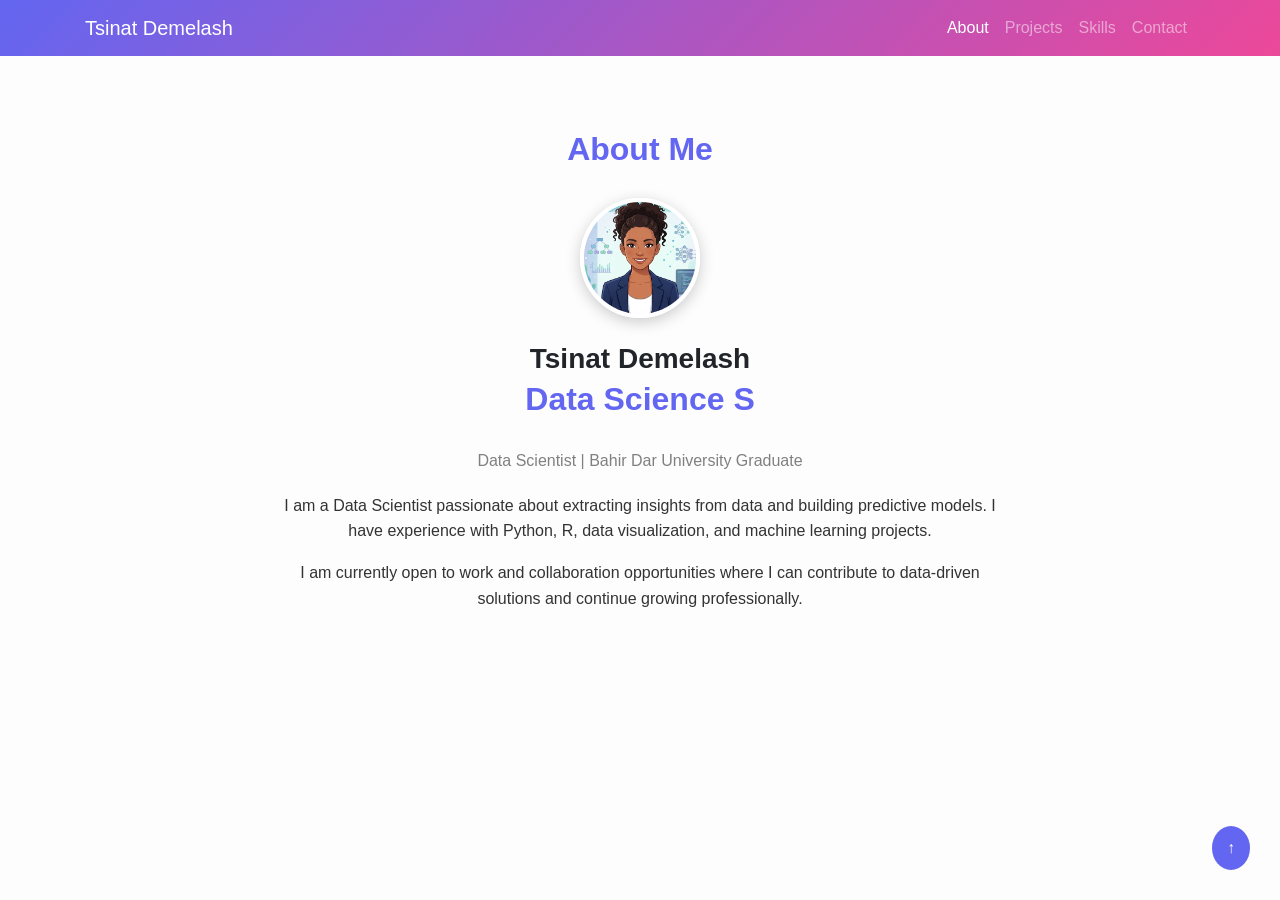
<file: index.html>
<!DOCTYPE html>
<html lang="en">
<head>
<meta charset="UTF-8">
<meta name="viewport" content="width=device-width, initial-scale=1.0">
<title>About Me | Tsinat Demelash</title>

<link rel="stylesheet" href="https://stackpath.bootstrapcdn.com/bootstrap/4.5.2/css/bootstrap.min.css">

<style>
:root {
    --primary-color: #6366f1;
    --accent-color: #ec4899;
}

body{
    padding-top:70px;
    background-color:#fdfdfd;
}

/* Navbar */
.navbar{
    background: linear-gradient(135deg,var(--primary-color),var(--accent-color)) !important;
}

/* About Section */
.about-section{
    text-align:center;
    padding:60px 0;
}

/* FIXED IMAGE STYLE */
.about-section img{
    width:120px;
    height:120px;
    object-fit: cover;
    border-radius:50%;
    border:4px solid white;
    box-shadow:0 4px 15px rgba(0,0,0,0.2);
    margin-bottom:20px;
}

/* Headings */
h2{
    color:var(--primary-color);
    font-weight:bold;
    margin-bottom:30px;
}

.name{
    font-weight:bold;
    font-size:28px;
}

.title{
    color:gray;
    margin-bottom:20px;
}

p{
    font-size:16px;
    line-height:1.6;
    color:#333;
}

/* Scroll to top button */
#topBtn{
    position:fixed;
    bottom:30px;
    right:30px;
    background:var(--primary-color);
    color:white;
    border:none;
    padding:10px 15px;
    border-radius:50%;
    cursor:pointer;
}

/* Safety rule */
img{
    max-width:100%;
}
</style>

</head>

<body>

<!-- NAVBAR -->
<nav class="navbar navbar-expand-lg navbar-dark fixed-top">
<div class="container">

<a class="navbar-brand" href="about.html">Tsinat Demelash</a>

<button class="navbar-toggler" type="button" data-toggle="collapse" data-target="#navbarNav">
<span class="navbar-toggler-icon"></span>
</button>

<div class="collapse navbar-collapse" id="navbarNav">
<ul class="navbar-nav ml-auto">

<li class="nav-item active">
<a class="nav-link" href="index.html">About</a>
</li>

<li class="nav-item">
<a class="nav-link" href="projects.html">Projects</a>
</li>

<li class="nav-item">
<a class="nav-link" href="skills.html">Skills</a>
</li>

<li class="nav-item">
<a class="nav-link" href="contact.html">Contact</a>
</li>

</ul>
</div>
</div>
</nav>

<!-- ABOUT SECTION (FIXED STRUCTURE) -->
<section id="about" class="about-section fade-in">
<div class="container">

<h2>About Me</h2>

<img src="images/about/10.png" alt="Tsinat Demelash">

<div class="name">Tsinat Demelash</div>

<h2 id="typing"></h2>

<div class="title">Data Scientist | Bahir Dar University Graduate</div>

<div class="row justify-content-center">
<div class="col-md-8">

<p>
I am a Data Scientist passionate about extracting insights from data and building predictive models. 
I have experience with Python, R, data visualization, and machine learning projects.
</p>

<p>
I am currently open to work and collaboration opportunities where I can contribute to data-driven solutions and continue growing professionally.
</p>

</div>
</div>

</div>
</section>

<!-- SCROLL BUTTON -->
<button id="topBtn">↑</button>

<script src="script.js"></script>
<script src="https://code.jquery.com/jquery-3.5.1.slim.min.js"></script>
<script src="https://cdn.jsdelivr.net/npm/bootstrap@4.5.2/dist/js/bootstrap.bundle.min.js"></script>

</body>
</html>
</file>
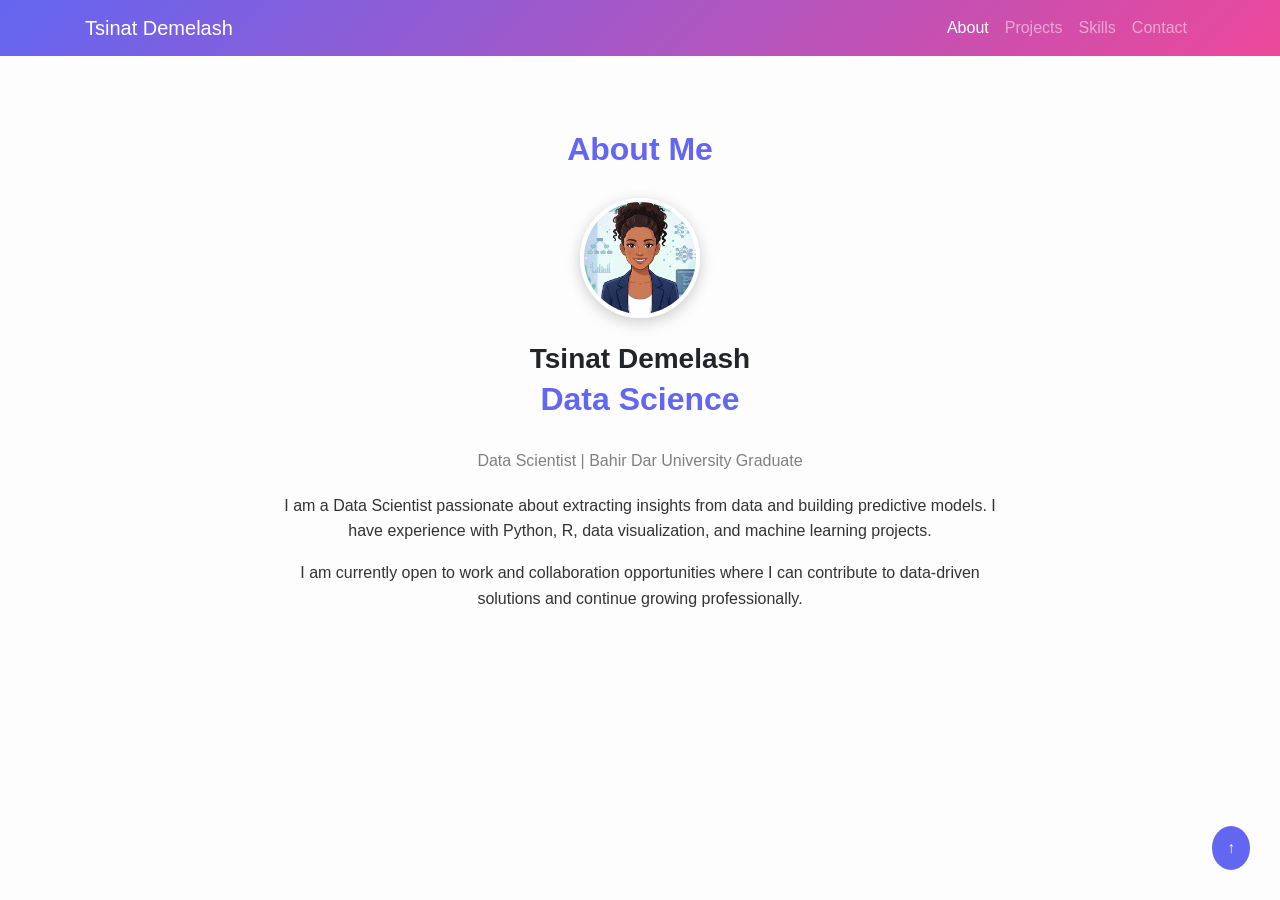
<file: about.html>
<!DOCTYPE html>
<html lang="en">
<head>
<meta charset="UTF-8">
<meta name="viewport" content="width=device-width, initial-scale=1.0">
<title>About Me | Tsinat Demelash</title>

<link rel="stylesheet" href="https://stackpath.bootstrapcdn.com/bootstrap/4.5.2/css/bootstrap.min.css">

<style>
:root {
    --primary-color: #6366f1;
    --accent-color: #ec4899;
}

body{
    padding-top:70px;
    background-color:#fdfdfd;
}

/* Navbar */
.navbar{
    background: linear-gradient(135deg,var(--primary-color),var(--accent-color)) !important;
}

/* About Section */
.about-section{
    text-align:center;
    padding:60px 0;
}

/* FIXED IMAGE STYLE */
.about-section img{
    width:120px;
    height:120px;
    object-fit: cover;
    border-radius:50%;
    border:4px solid white;
    box-shadow:0 4px 15px rgba(0,0,0,0.2);
    margin-bottom:20px;
}

/* Headings */
h2{
    color:var(--primary-color);
    font-weight:bold;
    margin-bottom:30px;
}

.name{
    font-weight:bold;
    font-size:28px;
}

.title{
    color:gray;
    margin-bottom:20px;
}

p{
    font-size:16px;
    line-height:1.6;
    color:#333;
}

/* Scroll to top button */
#topBtn{
    position:fixed;
    bottom:30px;
    right:30px;
    background:var(--primary-color);
    color:white;
    border:none;
    padding:10px 15px;
    border-radius:50%;
    cursor:pointer;
}

/* Safety rule */
img{
    max-width:100%;
}
</style>

</head>

<body>

<!-- NAVBAR -->
<nav class="navbar navbar-expand-lg navbar-dark fixed-top">
<div class="container">

<a class="navbar-brand" href="about.html">Tsinat Demelash</a>

<button class="navbar-toggler" type="button" data-toggle="collapse" data-target="#navbarNav">
<span class="navbar-toggler-icon"></span>
</button>

<div class="collapse navbar-collapse" id="navbarNav">
<ul class="navbar-nav ml-auto">

<li class="nav-item active">
<a class="nav-link" href="index.html">About</a>
</li>

<li class="nav-item">
<a class="nav-link" href="projects.html">Projects</a>
</li>

<li class="nav-item">
<a class="nav-link" href="skills.html">Skills</a>
</li>

<li class="nav-item">
<a class="nav-link" href="contact.html">Contact</a>
</li>

</ul>
</div>
</div>
</nav>

<!-- ABOUT SECTION (FIXED STRUCTURE) -->
<section id="about" class="about-section fade-in">
<div class="container">

<h2>About Me</h2>

<img src="images/about/10.png" alt="Tsinat Demelash">

<div class="name">Tsinat Demelash</div>

<h2 id="typing"></h2>

<div class="title">Data Scientist | Bahir Dar University Graduate</div>

<div class="row justify-content-center">
<div class="col-md-8">

<p>
I am a Data Scientist passionate about extracting insights from data and building predictive models. 
I have experience with Python, R, data visualization, and machine learning projects.
</p>

<p>
I am currently open to work and collaboration opportunities where I can contribute to data-driven solutions and continue growing professionally.
</p>

</div>
</div>

</div>
</section>

<!-- SCROLL BUTTON -->
<button id="topBtn">↑</button>

<script src="script.js"></script>

</body>
</html>
</file>
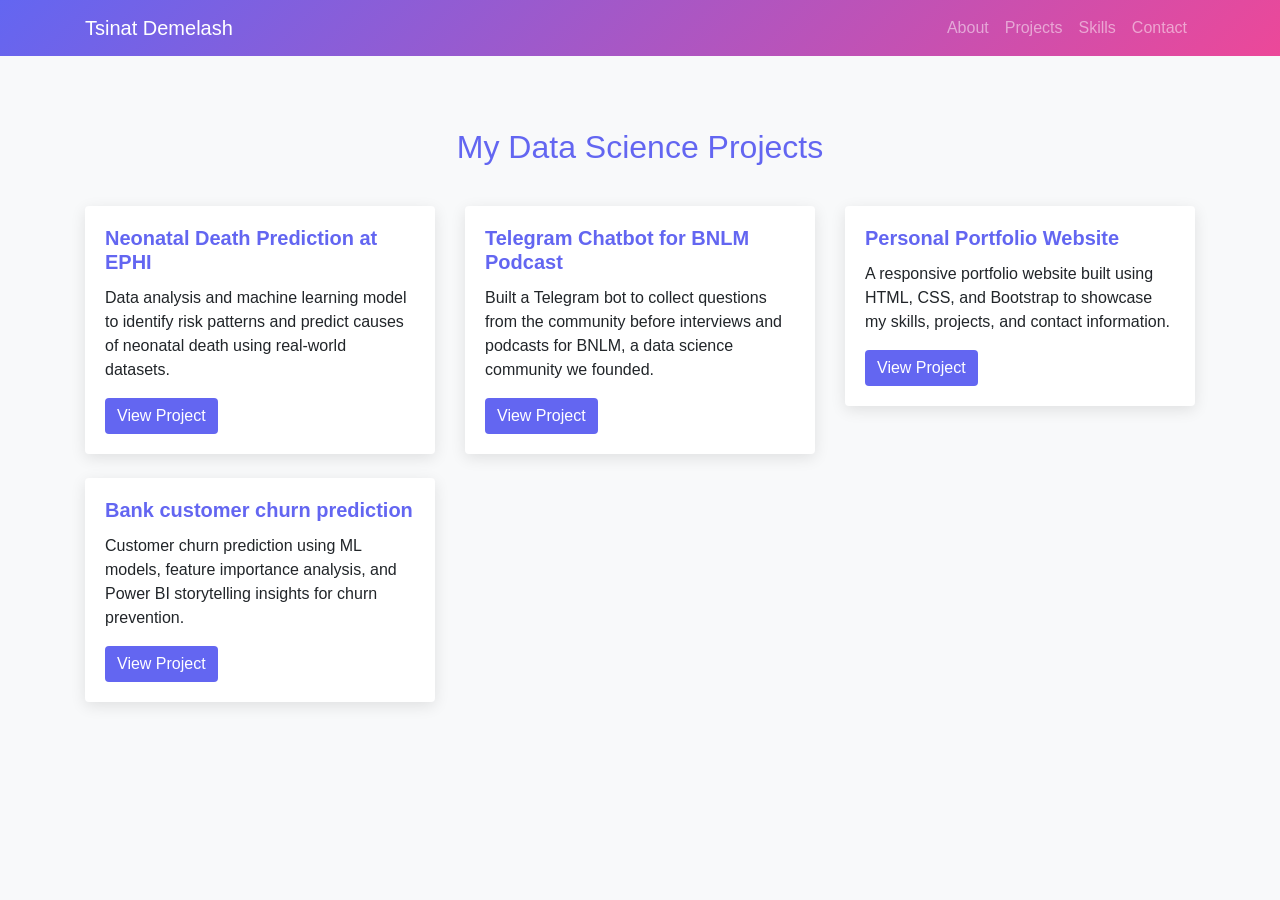
<file: projects.html>
<!DOCTYPE html>
<html lang="en">
<head>
<meta charset="UTF-8">
<title>Projects | Tsinat Demelash</title>

<link rel="stylesheet" href="https://stackpath.bootstrapcdn.com/bootstrap/4.5.2/css/bootstrap.min.css">

<style>
:root { --primary-color: #6366f1; --accent-color: #ec4899; }

body {
    padding-top: 80px;
    background-color: #f8f9fa;
}

.navbar {
    background: linear-gradient(135deg, var(--primary-color), var(--accent-color)) !important;
}

.card {
    border: none;
    transition: 0.3s;
    box-shadow: 0 4px 15px rgba(0,0,0,0.1);
}

.card:hover {
    transform: translateY(-10px);
    border-bottom: 4px solid var(--accent-color);
}

.btn-primary {
    background-color: var(--primary-color);
    border: none;
}

h2 {
    color: var(--primary-color);
    margin-bottom: 40px;
}

.card-title {
    font-weight: bold;
    color: var(--primary-color);
}
</style>
</head>

<body>

<nav class="navbar navbar-expand-lg navbar-dark fixed-top">
  <div class="container">

    <a class="navbar-brand" href="index.html">Tsinat Demelash</a>

    <button class="navbar-toggler" type="button" data-toggle="collapse" data-target="#navbarNav">
      <span class="navbar-toggler-icon"></span>
    </button>

    <div class="collapse navbar-collapse" id="navbarNav">
      <ul class="navbar-nav ml-auto">

        <li class="nav-item">
          <a class="nav-link" href="index.html">About</a>
        </li>

        <li class="nav-item">
          <a class="nav-link" href="projects.html">Projects</a>
        </li>

        <li class="nav-item">
          <a class="nav-link" href="skills.html">Skills</a>
        </li>

        <li class="nav-item">
          <a class="nav-link" href="contact.html">Contact</a>
        </li>

      </ul>
    </div>

  </div>
</nav>
<section class="container py-5">
<h2 class="text-center">My Data Science Projects</h2>
<div class="row">

<!-- Neonatal Death Prediction -->
<div class="col-md-4 mb-4">
<div class="card">

<div class="card-body">
<h5 class="card-title">Neonatal Death Prediction at EPHI</h5>
<p class="card-text">Data analysis and machine learning model to identify risk patterns and predict causes of neonatal death using real-world datasets.</p>
<a href="https://github.com/tsinatT4ed5/Neonatal-Death-Analysis"  
   class="btn btn-primary" 
   target="_blank">
 View Project</a>
</div>
</div>
</div>

<!-- Telegram Chatbot -->
<div class="col-md-4 mb-4">
<div class="card">

<div class="card-body">
<h5 class="card-title">Telegram Chatbot for BNLM Podcast</h5>
<p class="card-text">Built a Telegram bot to collect questions from the community before interviews and podcasts for BNLM, a data science community we founded.</p>
<a href="#" class="btn btn-primary">View Project</a>
</div>
</div>
</div>

<!-- personal portfolio -->
<div class="col-md-4 mb-4">
<div class="card">

<div class="card-body">
<h5 class="card-title">Personal Portfolio Website</h5>
<p class="card-text">A responsive portfolio website built using HTML, CSS, and Bootstrap to showcase my skills, projects, and contact information.</p>
<a href="https://github.com/tsinatT4ed5/Portfolio1"
 class="btn btn-primary">
View Project</a>
</div>
</div>
</div>

<!-- Student Dropout Analysis -->
<div class="col-md-4 mb-4">
<div class="card">

<div class="card-body">
<h5 class="card-title">Bank customer churn prediction</h5>
<p class="card-text">Customer churn prediction using ML models, feature importance analysis, and Power BI storytelling insights for churn prevention.</p>
<a href="https://github.com/tsinatT4ed5/Bank_customer_Churn_prediction" class="btn btn-primary">View Project</a>
</div>
</div>
</div>

</div>
</section>

</body>
</html>
<script src="script.js"></script>
<script src="https://code.jquery.com/jquery-3.5.1.slim.min.js"></script>
<script src="https://cdn.jsdelivr.net/npm/bootstrap@4.5.2/dist/js/bootstrap.bundle.min.js"></script>
</file>
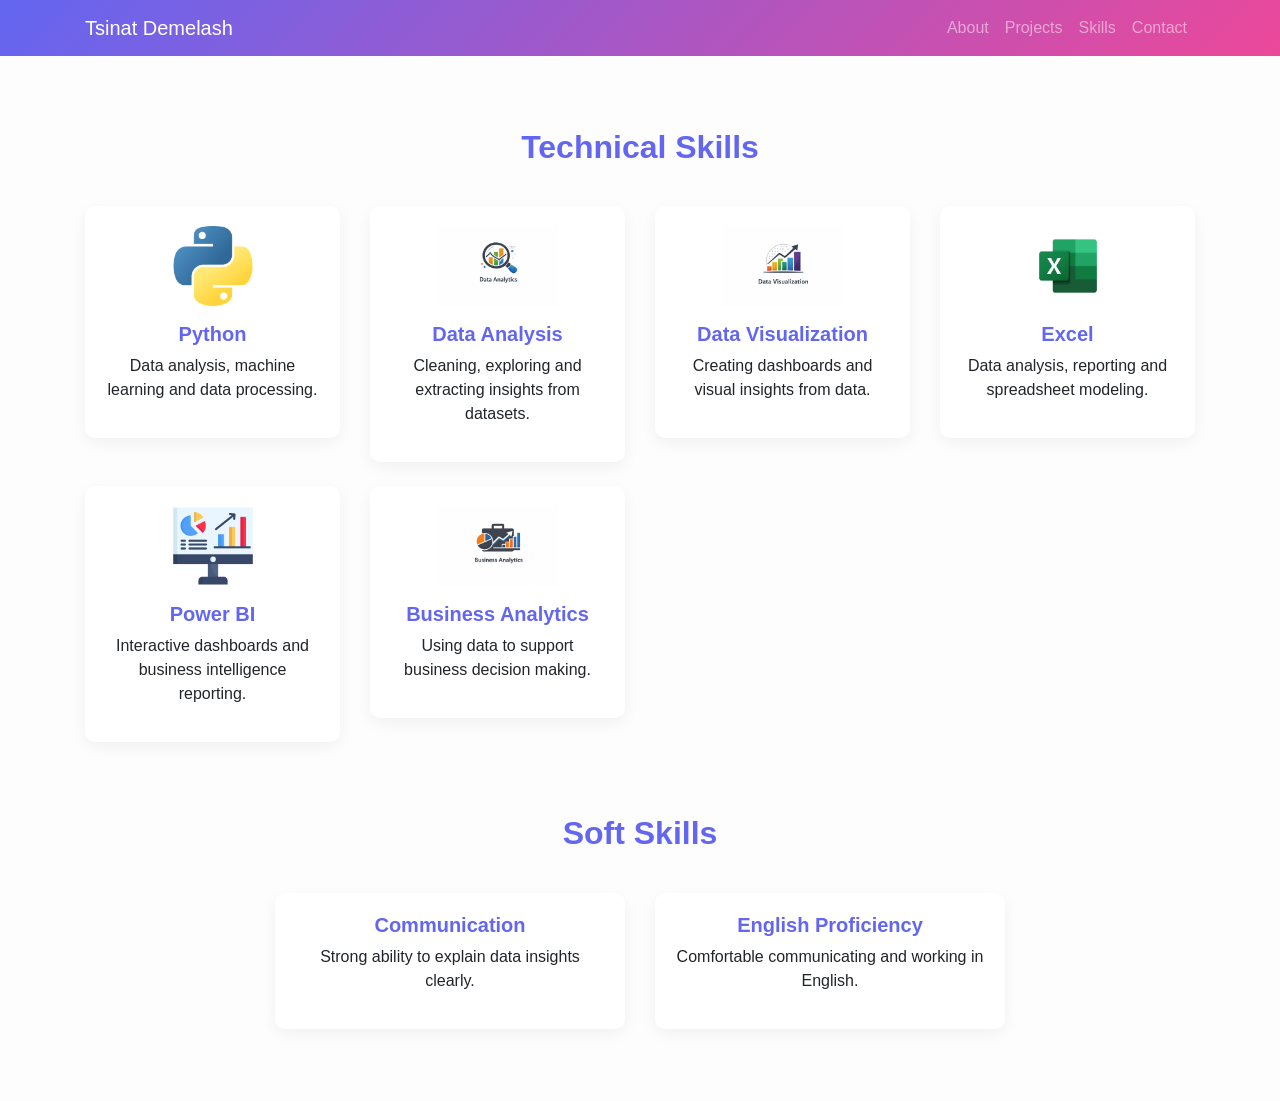
<file: skills.html>
<!DOCTYPE html>
<html lang="en">
<head>
<meta charset="UTF-8">
<title>Skills | Tsinat Demelash</title>

<link rel="stylesheet" href="https://stackpath.bootstrapcdn.com/bootstrap/4.5.2/css/bootstrap.min.css">

<style>

:root{
--primary-color:#6366f1;
--accent-color:#ec4899;
}

body{
padding-top:80px;
background:#fdfdfd;
}

.navbar{
background: linear-gradient(135deg,var(--primary-color),var(--accent-color)) !important;
}

.skill-card{
text-align:center;
padding:20px;
border-radius:10px;
background:#fff;
box-shadow:0 5px 15px rgba(0,0,0,0.05);
transition:0.3s;
}

.skill-card:hover{
transform:translateY(-5px);
}

.skill-card h5{
color:var(--primary-color);
font-weight:bold;
}

.section-title{
color:var(--primary-color);
font-weight:bold;
margin-bottom:40px;
}

.btn-outline-primary{
color:var(--accent-color);
border-color:var(--accent-color);
}

.btn-outline-primary:hover{
background-color:var(--accent-color);
color:white;
}

</style>
</head>

<body>

<nav class="navbar navbar-expand-lg navbar-dark fixed-top">
  <div class="container">

    <a class="navbar-brand" href="index.html">Tsinat Demelash</a>

    <button class="navbar-toggler" type="button" data-toggle="collapse" data-target="#navbarNav">
      <span class="navbar-toggler-icon"></span>
    </button>

    <div class="collapse navbar-collapse" id="navbarNav">
      <ul class="navbar-nav ml-auto">

        <li class="nav-item">
          <a class="nav-link" href="index.html">About</a>
        </li>

        <li class="nav-item">
          <a class="nav-link" href="projects.html">Projects</a>
        </li>

        <li class="nav-item">
          <a class="nav-link" href="skills.html">Skills</a>
        </li>

        <li class="nav-item">
          <a class="nav-link" href="contact.html">Contact</a>
        </li>

      </ul>
    </div>

  </div>
</nav>


<section class="container py-5">

<h2 class="text-center section-title">Technical Skills</h2>

<div class="row">

<div class="col-lg-3 col-md-6 mb-4">
<div class="skill-card">
<img src="images/skills/1.png" class="img-fluid mb-3" style="height:80px;" alt="Python">
<h5>Python</h5>
<p>Data analysis, machine learning and data processing.</p>
</div>
</div>


<div class="col-lg-3 col-md-6 mb-4">
<div class="skill-card">
<img src="images/skills/7.png" class="img-fluid mb-3" style="height:80px;" alt="Data Analysis">
<h5>Data Analysis</h5>
<p>Cleaning, exploring and extracting insights from datasets.</p>
</div>
</div>


<div class="col-lg-3 col-md-6 mb-4">
<div class="skill-card">
<img src="images/skills/6.png" class="img-fluid mb-3" style="height:80px;" alt="Data Visualization">
<h5>Data Visualization</h5>
<p>Creating dashboards and visual insights from data.</p>
</div>
</div>


<div class="col-lg-3 col-md-6 mb-4">
<div class="skill-card">
<img src="images/skills/5.png" class="img-fluid mb-3" style="height:80px;" alt="Excel">
<h5>Excel</h5>
<p>Data analysis, reporting and spreadsheet modeling.</p>
</div>
</div>


<div class="col-lg-3 col-md-6 mb-4">
<div class="skill-card">
<img src="images/skills/2.png" class="img-fluid mb-3" style="height:80px;" alt="Power BI">
<h5>Power BI</h5>
<p>Interactive dashboards and business intelligence reporting.</p>
</div>
</div>


<div class="col-lg-3 col-md-6 mb-4">
<div class="skill-card">
<img src="images/skills/8.png" class="img-fluid mb-3" style="height:80px;" alt="Business Analytics">
<h5>Business Analytics</h5>
<p>Using data to support business decision making.</p>
</div>
</div>

</div>

</section>


<section class="container pb-5">

<h2 class="text-center section-title">Soft Skills</h2>

<div class="row justify-content-center">

<div class="col-md-4 mb-4">
<div class="skill-card">
<h5>Communication</h5>
<p>Strong ability to explain data insights clearly.</p>
</div>
</div>


<div class="col-md-4 mb-4">
<div class="skill-card">
<h5>English Proficiency</h5>
<p>Comfortable communicating and working in English.</p>
</div>
</div>

</div>

</section>


</body>
</html>
<script src="script.js"></script>
<script src="https://code.jquery.com/jquery-3.5.1.slim.min.js"></script>
<script src="https://cdn.jsdelivr.net/npm/bootstrap@4.5.2/dist/js/bootstrap.bundle.min.js"></script>
</file>
